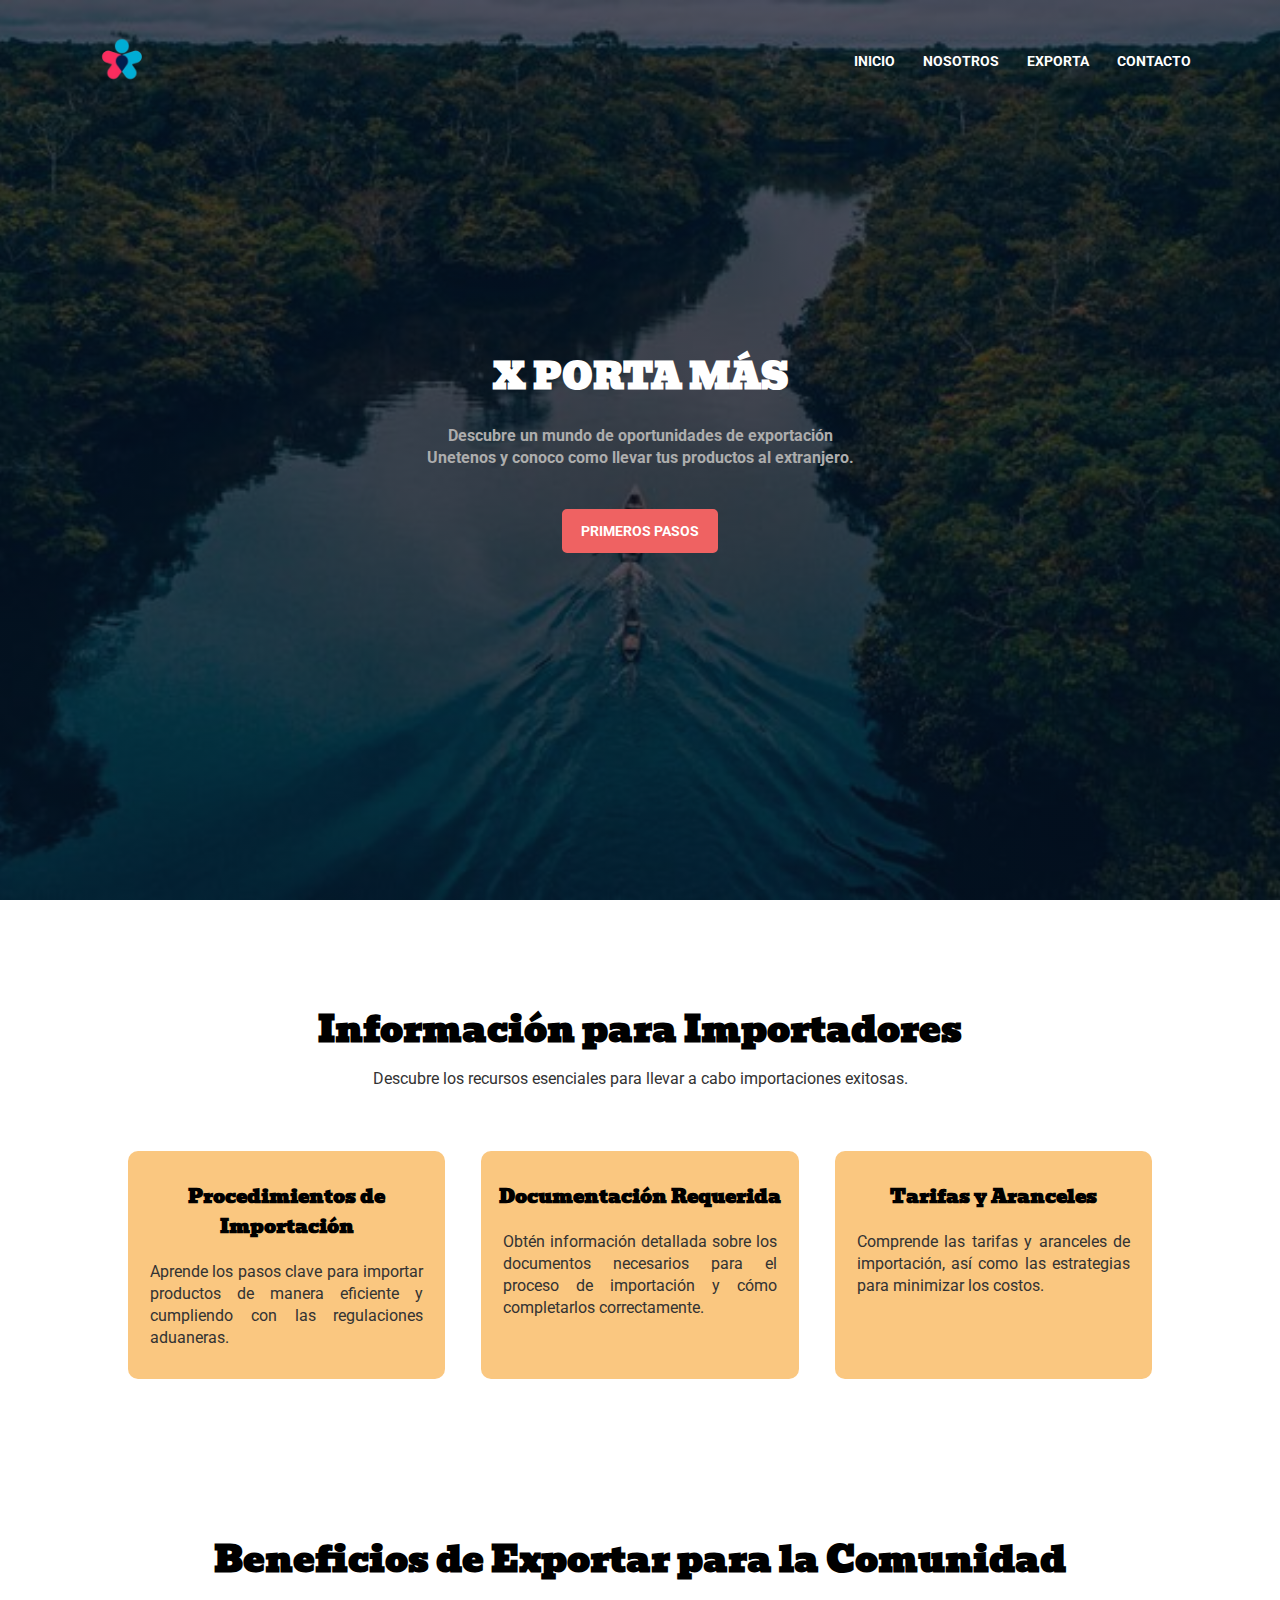
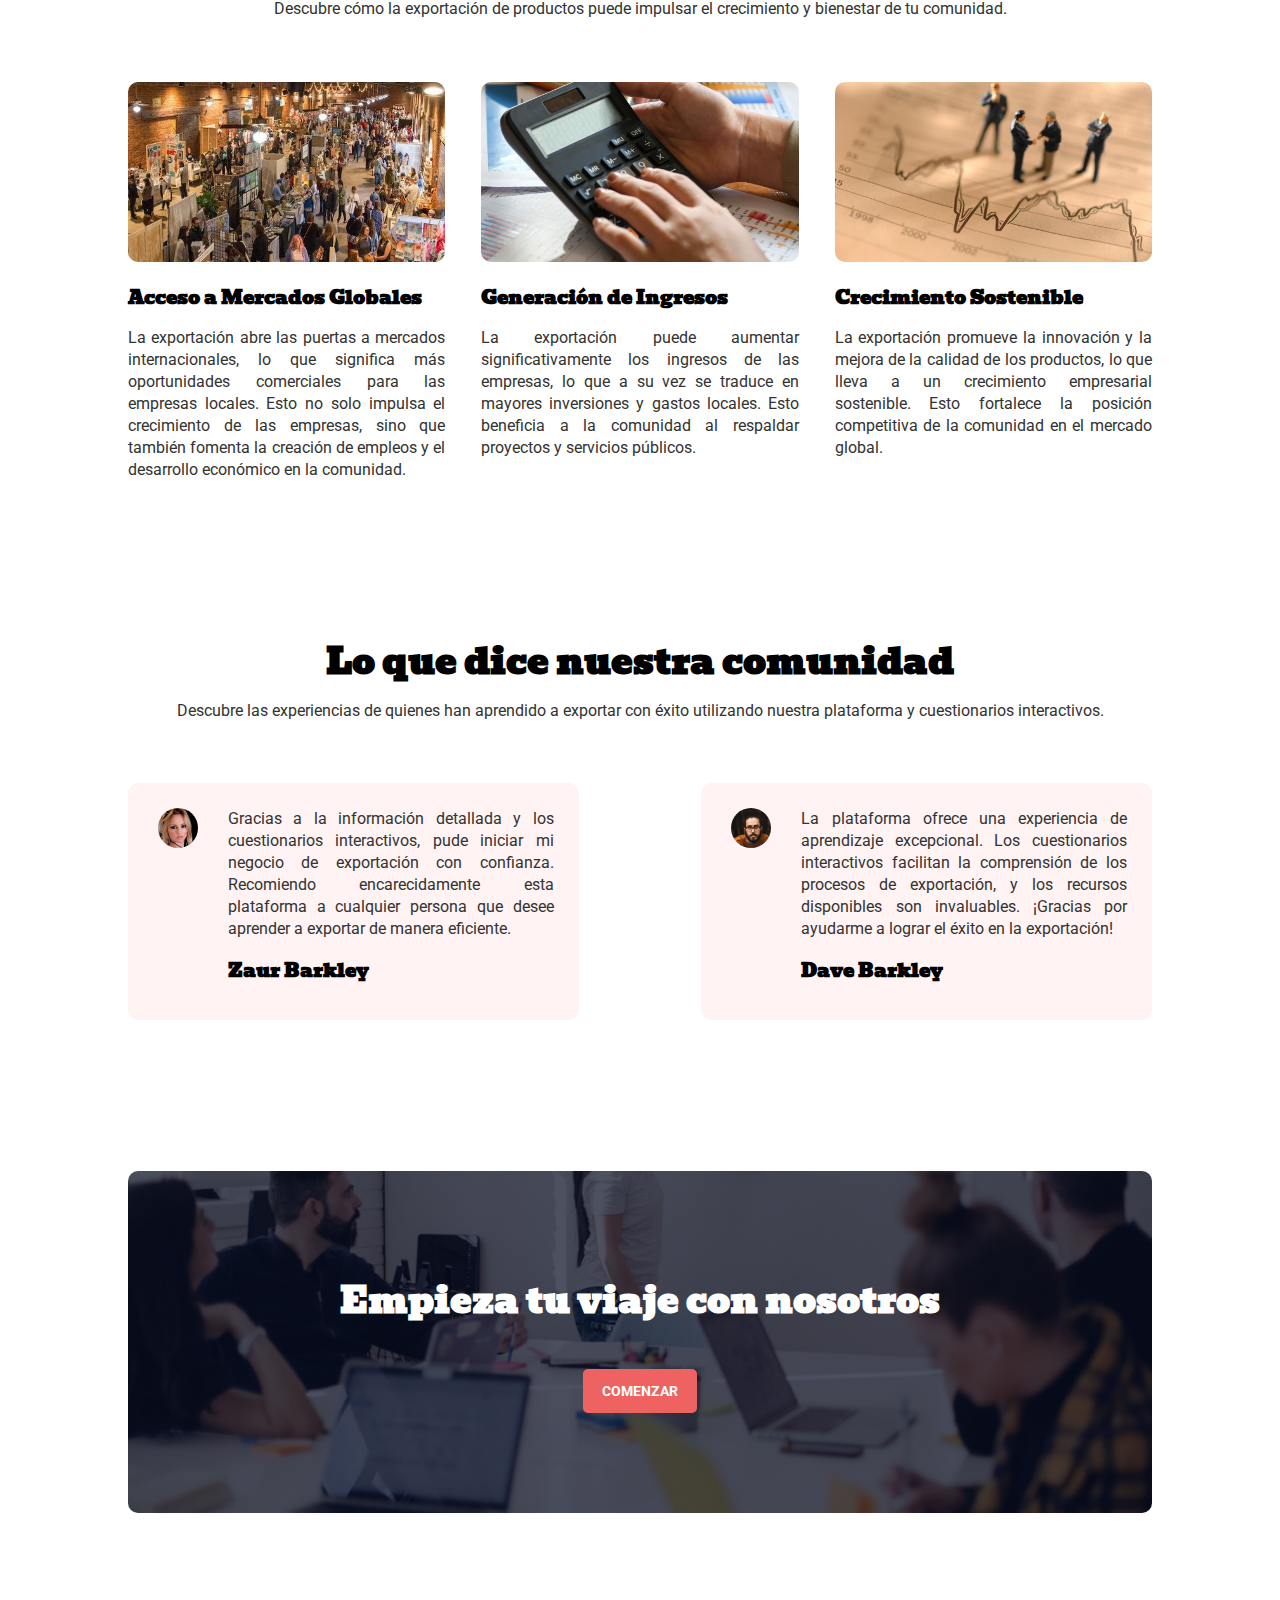
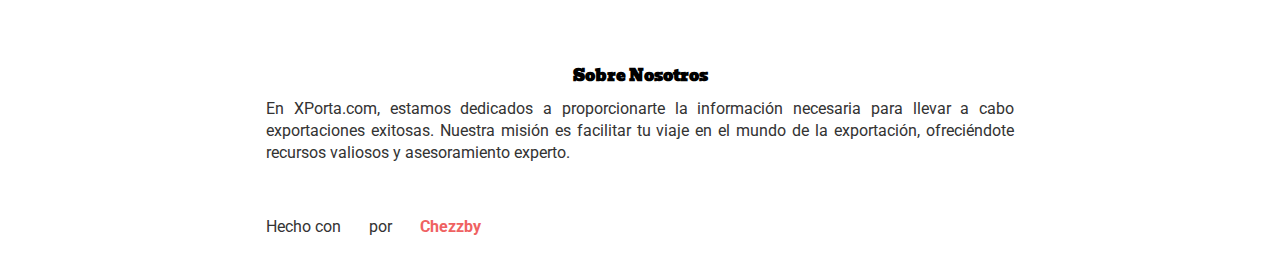
<file: index.html>
<!DOCTYPE html>
<html lang="en">

<head>
  <meta charset="UTF-8" />
  <meta http-equiv="X-UA-Compatible" content="IE=edge" />
  <meta name="viewport" content="width=device-width, initial-scale=1.0" />
  <title> Xporta | Inicio </title>
  <link rel="stylesheet" href="style.css" />
  <link rel="preconnect" href="https://fonts.googleapis.com" />
  <link rel="preconnect" href="https://fonts.gstatic.com" crossorigin />
  <link href="https://fonts.googleapis.com/css2?family=Noto+Serif:ital,wght@0,400;0,700;1,400;1,700&display=swap"
    rel="stylesheet" />

  <link rel="preconnect" href="https://fonts.googleapis.com">
  <link rel="preconnect" href="https://fonts.gstatic.com" crossorigin>
  <link
    href="https://fonts.googleapis.com/css2?family=Bevan:ital@0;1&family=Roboto:ital,wght@0,300;0,400;0,500;0,700;1,300;1,400;1,500;1,700&display=swap"
    rel="stylesheet">

  <link rel="stylesheet" href="https://cdnjs.cloudflare.com/ajax/libs/font-awesome/6.2.1/css/all.min.css"
    integrity="sha512-MV7K8+y+gLIBoVD59lQIYicR65iaqukzvf/nwasF0nqhPay5w/9lJmVM2hMDcnK1OnMGCdVK+iQrJ7lzPJQd1w=="
    crossorigin="anonymous" referrerpolicy="no-referrer" />

  <link rel="shortcut icon" href="images/xporta-logo.png" type="image/x-icon">
</head>

<body>
  <section class="header">
    <nav>
      <a class="logo-small" href="index.html"><img src="./images/xporta-logo.png" alt="" /></a>
      <div class="nav-links" id="navLinks">
        <i class="fa-solid fa fa-xmark" onclick="hideMenu()"></i>
        <ul>
          <li><a href="./index.html">Inicio</a></li>
          <li><a href="./about.html">Nosotros</a></li>
          <li><a href="./course.html">Exporta</a></li>
          <li><a href="./contact.html">Contacto</a></li>
        </ul>
      </div>
      <i class="fa-solid fa fa-bars" onclick="showMenu()"></i>
    </nav>
    <div class="text-box">
      <h1>X PORTA MÁS</h1>
      <p class="p-dark">
        Descubre un mundo de oportunidades de exportación<br> Unetenos y conoco como llevar tus productos al extranjero.
      </p>
      <a href="course.html" class="hero-btn">Primeros Pasos</a>
    </div>
  </section>

  <!-- course -->
  <section class="course">
    <h1>Información para Importadores</h1>
    <p class="p-center">Descubre los recursos esenciales para llevar a cabo importaciones exitosas.</p>
    <div class="row">
      <div class="course-col">
        <h3>Procedimientos de Importación</h3>
        <p>Aprende los pasos clave para importar productos de manera eficiente y cumpliendo con las regulaciones
          aduaneras.</p>
      </div>
      <div class="course-col">
        <h3>Documentación Requerida</h3>
        <p>Obtén información detallada sobre los documentos necesarios para el proceso de importación y cómo
          completarlos correctamente.</p>
      </div>
      <div class="course-col">
        <h3>Tarifas y Aranceles</h3>
        <p>Comprende las tarifas y aranceles de importación, así como las estrategias para minimizar los costos.</p>
      </div>
    </div>
  </section>

  <!-- campus -->
  <!-- <section class="campus">
    <h1>Our Global Campus</h1>
    <p>Lorem ipsum dolor sit, amet consectetur adipisicing elit.</p>
    <div class="row">
      <div class="campus-col">
        <img src="./images/london.png" alt="">
        <div class="layer">
          <h3>LONDON</h3>
        </div>
      </div>
      <div class="campus-col">
        <img src="./images/newyork.png" alt="">
        <div class="layer">
          <h3>NEW YORK</h3>
        </div>
      </div>
      <div class="campus-col">
        <img src="./images/washington.png" alt="">
        <div class="layer">
          <h3>TBILISI</h3>
        </div>
      </div>
    </div>
  </section> -->

  <!-- Export Benefits -->
  <section class="export-benefits">
    <h1>Beneficios de Exportar para la Comunidad</h1>
    <p class="p-center">Descubre cómo la exportación de productos puede impulsar el crecimiento y bienestar de tu
      comunidad.</p>
    <div class="row">
      <div class="benefit-col">
        <img src="./images/global.jpg" alt="Mundo">
        <h3>Acceso a Mercados Globales</h3>
        <p>La exportación abre las puertas a mercados internacionales, lo que significa más oportunidades comerciales
          para las empresas locales. Esto no solo impulsa el crecimiento de las empresas, sino que también fomenta la
          creación de empleos y el desarrollo económico en la comunidad.</p>
      </div>
      <div class="benefit-col">
        <img src="./images/revenue.jpg" alt="Ingresos">
        <h3>Generación de Ingresos</h3>
        <p>La exportación puede aumentar significativamente los ingresos de las empresas, lo que a su vez se traduce en
          mayores inversiones y gastos locales. Esto beneficia a la comunidad al respaldar proyectos y servicios
          públicos.</p>
      </div>
      <div class="benefit-col">
        <img src="./images/growth.jpg" alt="Crecimiento">
        <h3>Crecimiento Sostenible</h3>
        <p>La exportación promueve la innovación y la mejora de la calidad de los productos, lo que lleva a un
          crecimiento empresarial sostenible. Esto fortalece la posición competitiva de la comunidad en el mercado
          global.</p>
      </div>
    </div>
  </section>


  <!-- testimonials -->
  <section class="testimonials">
    <h1>Lo que dice nuestra comunidad</h1>
    <p class="p-center">Descubre las experiencias de quienes han aprendido a exportar con éxito utilizando nuestra
      plataforma y
      cuestionarios interactivos.</p>
    <div class="row">
      <div class="testimonial-col">
        <img src="./images/user1.jpg" alt="Usuario 1">
        <div>
          <p>Gracias a la información detallada y los cuestionarios interactivos, pude iniciar mi negocio de exportación
            con confianza. Recomiendo encarecidamente esta plataforma a cualquier persona que desee aprender a exportar
            de manera eficiente.</p>
          <h3>Zaur Barkley</h3>
          <div class="rating">
            <i class="fas fa-star"></i>
            <i class="fas fa-star"></i>
            <i class="fas fa-star"></i>
            <i class="fas fa-star"></i>
            <i class="fas fa-star"></i>
          </div>
        </div>
      </div>
      <div class="testimonial-col">
        <img src="./images/user2.jpg" alt="Usuario 2">
        <div>
          <p>La plataforma ofrece una experiencia de aprendizaje excepcional. Los cuestionarios interactivos facilitan
            la comprensión de los procesos de exportación, y los recursos disponibles son invaluables. ¡Gracias por
            ayudarme a lograr el éxito en la exportación!</p>
          <h3>Dave Barkley</h3>
          <div class="rating">
            <i class="fas fa-star"></i>
            <i class="fas fa-star"></i>
            <i class="fas fa-star"></i>
            <i class="fas fa-star"></i>
            <i class="far fa-star"></i>
          </div>
        </div>
      </div>
    </div>
  </section>


  <!----- Call to action ------>
  <section class="cta">
    <h1>Empieza tu viaje con nosotros</h1>
    <a href="course.html" class="hero-btn">Comenzar</a>
  </section>

  <!--------- footer --------->
  <section class="footer">
    <h4>Sobre Nosotros</h4>
    <p>En XPorta.com, estamos dedicados a proporcionarte la información necesaria para llevar a cabo exportaciones
      exitosas. Nuestra misión es facilitar tu viaje en el mundo de la exportación, ofreciéndote recursos valiosos y
      asesoramiento experto.</p>
    <div class="icons">
      <i class="fa-brands fa-facebook"></i>
      <i class="fa-brands fa-twitter"></i>
      <i class="fa-brands fa-instagram"></i>
      <i class="fa-brands fa-linkedin"></i>
    </div>
    <p>Hecho con <i class="fas fa-heart"></i> por <a href="https://github.com/SrChezz" class="link"><i
          class="fab fa-github"></i>
        Chezzby</a> </p>
  </section>

  <script src="script.js"></script>
</body>

</html>
</file>
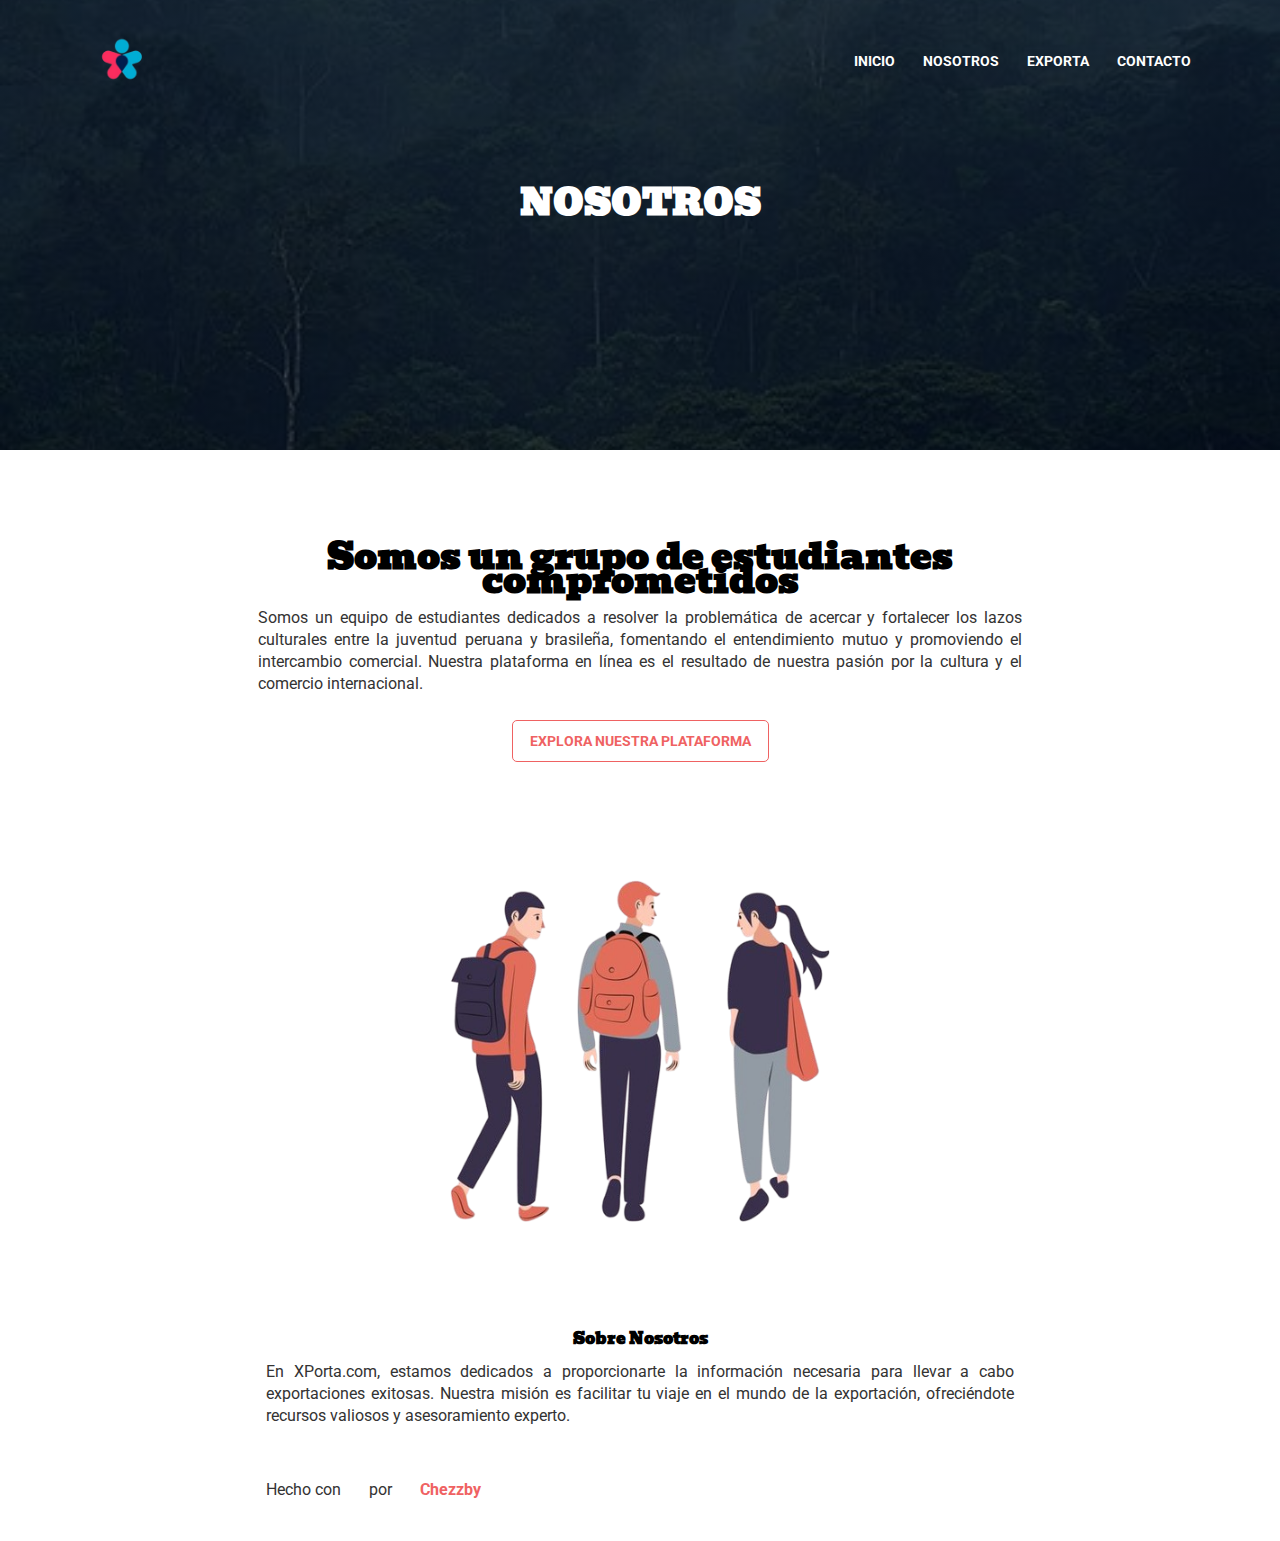
<file: about.html>
<!DOCTYPE html>
<html lang="en">

<head>
  <meta charset="UTF-8" />
  <meta http-equiv="X-UA-Compatible" content="IE=edge" />
  <meta name="viewport" content="width=device-width, initial-scale=1.0" />
  <title> Xporta | Nosotros </title>
  <link rel="stylesheet" href="style.css" />
  <link rel="preconnect" href="https://fonts.googleapis.com" />
  <link rel="preconnect" href="https://fonts.gstatic.com" crossorigin />
  <link href="https://fonts.googleapis.com/css2?family=Noto+Serif:ital,wght@0,400;0,700;1,400;1,700&display=swap"
    rel="stylesheet" />

  <link rel="preconnect" href="https://fonts.googleapis.com">
  <link rel="preconnect" href="https://fonts.gstatic.com" crossorigin>
  <link
    href="https://fonts.googleapis.com/css2?family=Bevan:ital@0;1&family=Roboto:ital,wght@0,300;0,400;0,500;0,700;1,300;1,400;1,500;1,700&display=swap"
    rel="stylesheet">

  <link rel="stylesheet" href="https://cdnjs.cloudflare.com/ajax/libs/font-awesome/6.2.1/css/all.min.css"
    integrity="sha512-MV7K8+y+gLIBoVD59lQIYicR65iaqukzvf/nwasF0nqhPay5w/9lJmVM2hMDcnK1OnMGCdVK+iQrJ7lzPJQd1w=="
    crossorigin="anonymous" referrerpolicy="no-referrer" />

  <link rel="shortcut icon" href="images/xporta-logo.png" type="image/x-icon">
</head>

<body>
  <section class="sub-header">
    <nav>
      <a href="index.html"><img src="./images/xporta-logo.png" alt="" /></a>
      <div class="nav-links" id="navLinks">
        <i class="fa-solid fa fa-xmark" onclick="hideMenu()"></i>
        <ul>
          <li><a href="./index.html">Inicio</a></li>
          <li><a href="./about.html">Nosotros</a></li>
          <li><a href="./course.html">Exporta</a></li>
          <li><a href="./contact.html">Contacto</a></li>
        </ul>
      </div>
      <i class="fa-solid fa fa-bars" onclick="showMenu()"></i>
    </nav>
    <h1>Nosotros</h1>
  </section>

  <!-- about us content -->

  <section class="about-us">
    <div class="row">
      <div class="about-col">
        <h1>Somos un grupo de estudiantes comprometidos</h1>
        <p>Somos un equipo de estudiantes dedicados a resolver la problemática de acercar y fortalecer los lazos
          culturales entre la juventud peruana y brasileña, fomentando el entendimiento mutuo y promoviendo el
          intercambio comercial. Nuestra plataforma en línea es el resultado de nuestra pasión por la cultura y el
          comercio internacional.</p>
        <a href="explora.html" class="hero-btn red-btn">Explora Nuestra Plataforma</a>
      </div>
    </div>
    <div class="row">
      <img src="images/about.png" alt="Nuestra Plataforma">
    </div>
  </section>



  <section class="footer">
    <h4>Sobre Nosotros</h4>
    <p>En XPorta.com, estamos dedicados a proporcionarte la información necesaria para llevar a cabo exportaciones
      exitosas. Nuestra misión es facilitar tu viaje en el mundo de la exportación, ofreciéndote recursos valiosos y
      asesoramiento experto.</p>
    <div class="icons">
      <i class="fa-brands fa-facebook"></i>
      <i class="fa-brands fa-twitter"></i>
      <i class="fa-brands fa-instagram"></i>
      <i class="fa-brands fa-linkedin"></i>
    </div>
    <p>Hecho con <i class="fas fa-heart"></i> por <a href="https://github.com/SrChezz" class="link"><i
          class="fab fa-github"></i>
        Chezzby</a> </p>
  </section>

  <script src="script.js"></script>
</body>

</html>
</file>
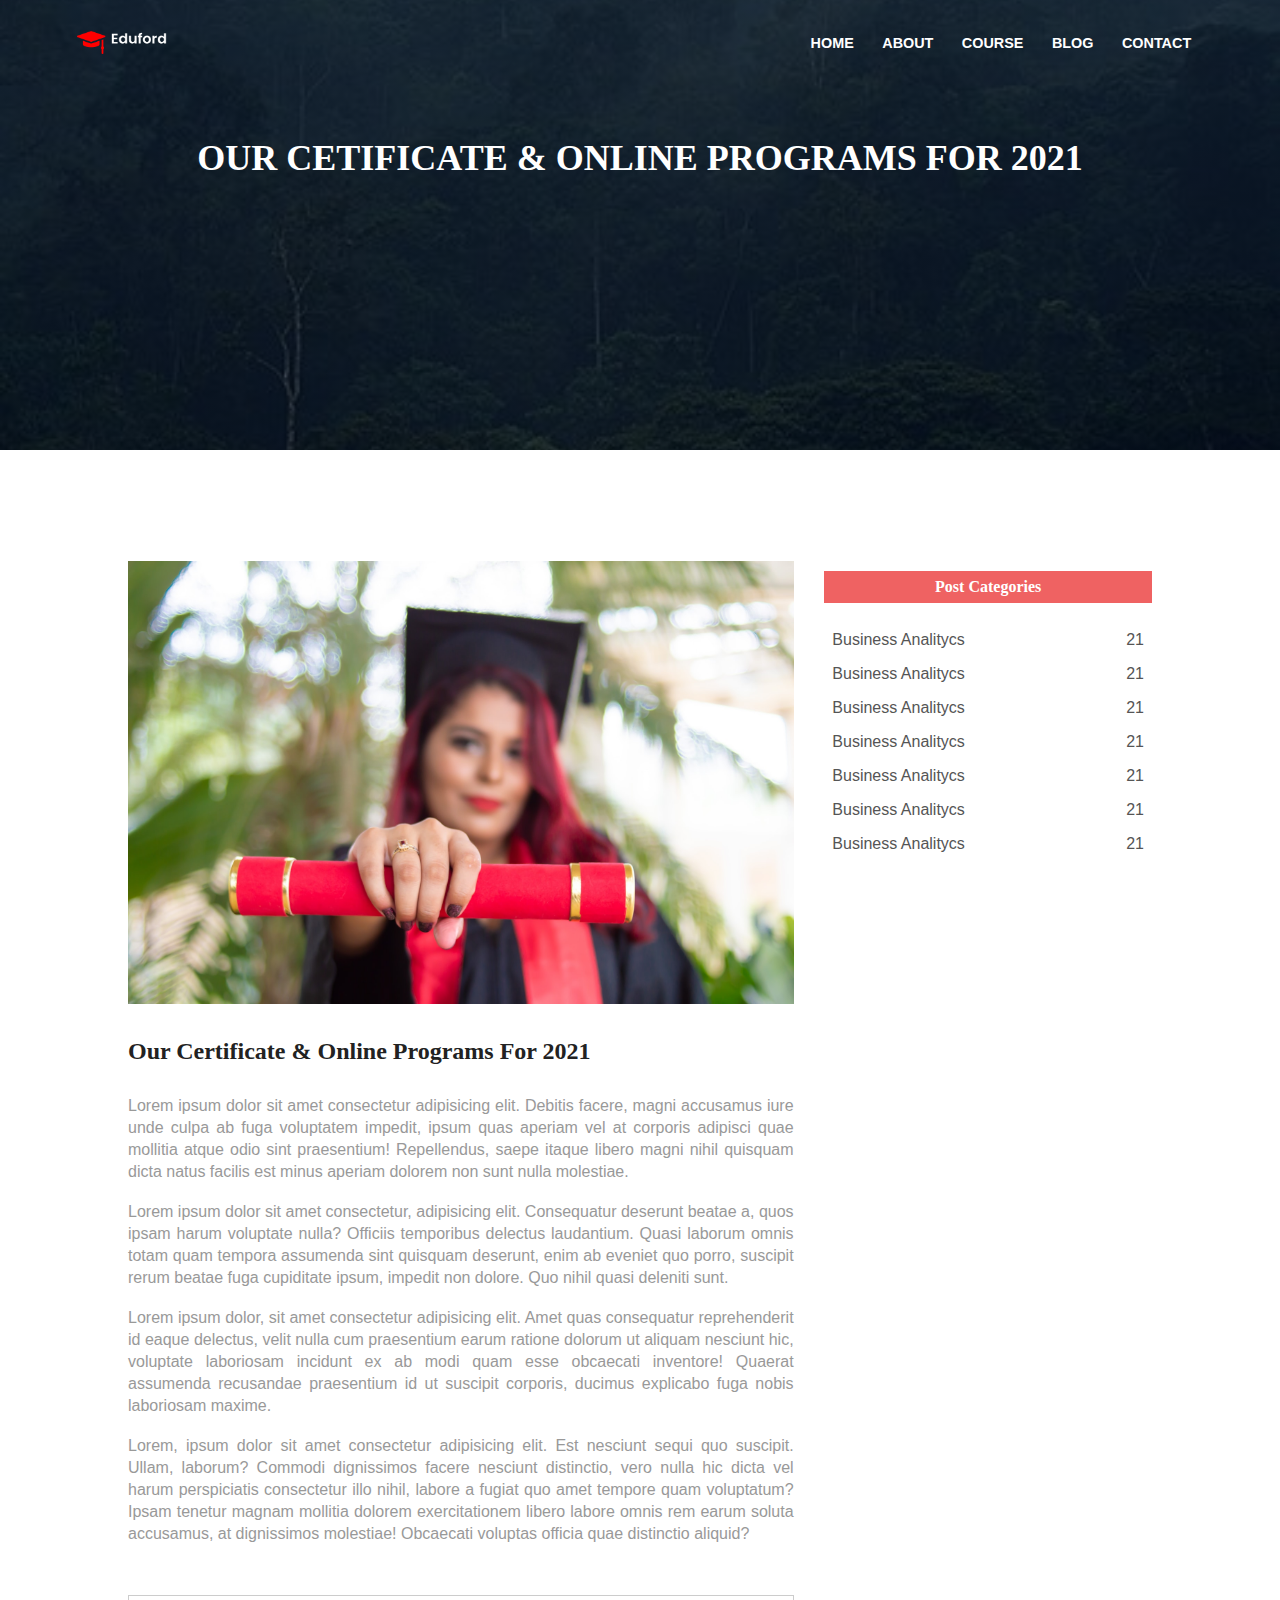
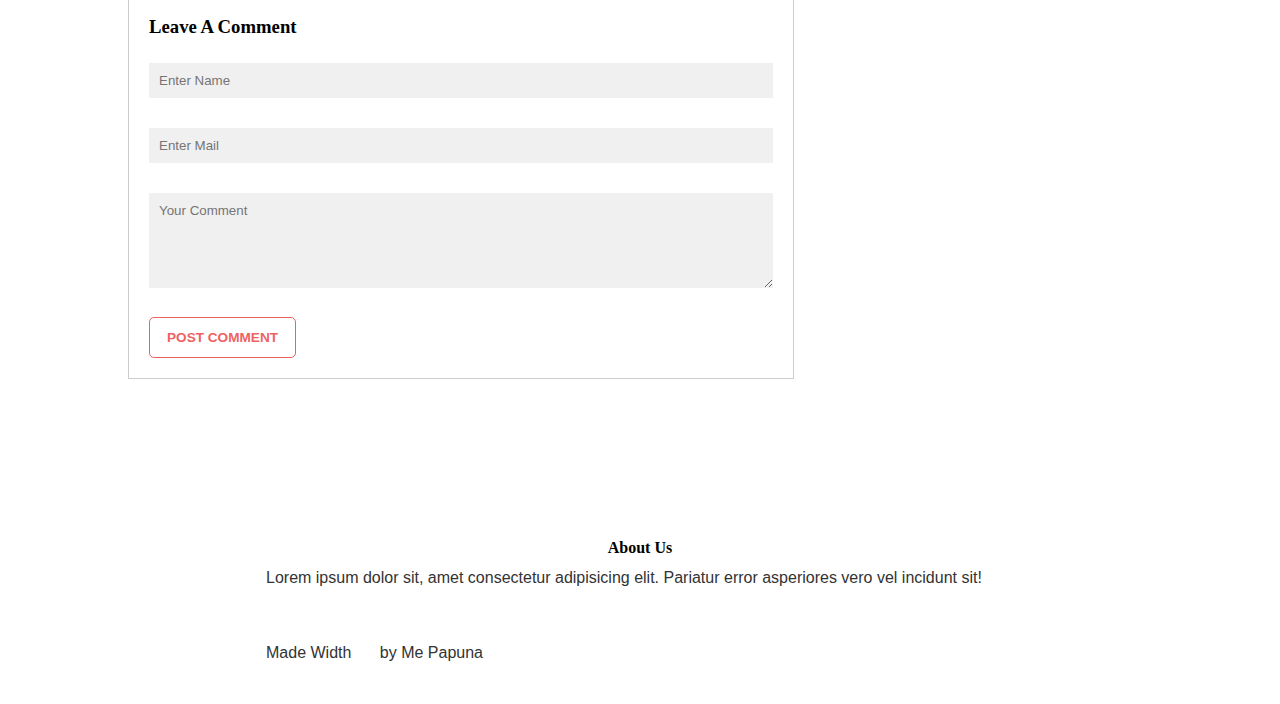
<file: blog.html>
<!DOCTYPE html>
<html lang="en">
  <head>
    <meta charset="UTF-8" />
    <meta http-equiv="X-UA-Compatible" content="IE=edge" />
    <meta name="viewport" content="width=device-width, initial-scale=1.0" />
    <title>University Website</title>
    <link rel="stylesheet" href="style.css" />
    <link rel="preconnect" href="https://fonts.googleapis.com" />
    <link rel="preconnect" href="https://fonts.gstatic.com" crossorigin />
    <link
      href="https://fonts.googleapis.com/css2?family=Noto+Serif:ital,wght@0,400;0,700;1,400;1,700&display=swap"
      rel="stylesheet"
    />
    <link rel="stylesheet" href="https://cdnjs.cloudflare.com/ajax/libs/font-awesome/6.2.1/css/all.min.css" integrity="sha512-MV7K8+y+gLIBoVD59lQIYicR65iaqukzvf/nwasF0nqhPay5w/9lJmVM2hMDcnK1OnMGCdVK+iQrJ7lzPJQd1w==" crossorigin="anonymous" referrerpolicy="no-referrer" />    <body>
    <section class="sub-header">
      <nav>
        <a href="index.html"><img src="./images/logo.png" alt="" /></a>
        <div class="nav-links" id="navLinks">
          <i class="fa-solid fa fa-xmark" onclick="hideMenu()"></i>
          <ul>
            <li><a href="./index.html">HOME</a></li>
            <li><a href="./about.html">ABOUT</a></li>
            <li><a href="./course.html">COURSE</a></li>
            <li><a href="./blog.html">BLOG</a></li>
            <li><a href="./contact.html">CONTACT</a></li>
          </ul>
        </div>
        <i class="fa-solid fa fa-bars" onclick="showMenu()"></i>
      </nav>
      <h1>Our Cetificate & Online Programs for 2021 </h1>
    </section>

    <!--blog page content-->

    <section class="blog-content">
      <div class="row">
        <div class="blog-left">
          <img src="./images/certificate.jpg" alt="">
          <h2>Our Certificate & Online Programs For 2021</h2>
          <p>Lorem ipsum dolor sit amet consectetur adipisicing elit. Debitis facere, magni accusamus iure unde culpa ab fuga voluptatem impedit, ipsum quas aperiam vel at corporis adipisci quae mollitia atque odio sint praesentium! Repellendus, saepe itaque libero magni nihil quisquam dicta natus facilis est minus aperiam dolorem non sunt nulla molestiae.</p>
          <br>
          <p>Lorem ipsum dolor sit amet consectetur, adipisicing elit. Consequatur deserunt beatae a, quos ipsam harum voluptate nulla? Officiis temporibus delectus laudantium. Quasi laborum omnis totam quam tempora assumenda sint quisquam deserunt, enim ab eveniet quo porro, suscipit rerum beatae fuga cupiditate ipsum, impedit non dolore. Quo nihil quasi deleniti sunt.</p>
          <br>
          <p>Lorem ipsum dolor, sit amet consectetur adipisicing elit. Amet quas consequatur reprehenderit id eaque delectus, velit nulla cum praesentium earum ratione dolorum ut aliquam nesciunt hic, voluptate laboriosam incidunt ex ab modi quam esse obcaecati inventore! Quaerat assumenda recusandae praesentium id ut suscipit corporis, ducimus explicabo fuga nobis laboriosam maxime.</p>
          <br>
          <p>Lorem, ipsum dolor sit amet consectetur adipisicing elit. Est nesciunt sequi quo suscipit. Ullam, laborum? Commodi dignissimos facere nesciunt distinctio, vero nulla hic dicta vel harum perspiciatis consectetur illo nihil, labore a fugiat quo amet tempore quam voluptatum? Ipsam tenetur magnam mollitia dolorem exercitationem libero labore omnis rem earum soluta accusamus, at dignissimos molestiae! Obcaecati voluptas officia quae distinctio aliquid?</p>
        
          <div class="comment-box">
            <h3>Leave A Comment</h3>
            <form class="comment-form">
              <input type="text" placeholder="Enter Name">
              <input type="email" placeholder="Enter Mail">
              <textarea rows="5" placeholder="Your Comment"></textarea>
              <button type="submit" class="hero-btn red-btn">Post Comment</button>
            </form>
          </div>
        
        
        </div>
        <div class="blog-right">
          <h3>Post Categories</h3>
          <div>
            <span>Business Analitycs</span>
            <span>21</span>
          </div>
          <div>
            <span>Business Analitycs</span>
            <span>21</span>
          </div>
          <div>
            <span>Business Analitycs</span>
            <span>21</span>
          </div>
          <div>
            <span>Business Analitycs</span>
            <span>21</span>
          </div>
          <div>
            <span>Business Analitycs</span>
            <span>21</span>
          </div>
          <div>
            <span>Business Analitycs</span>
            <span>21</span>
          </div>
          <div>
            <span>Business Analitycs</span>
            <span>21</span>
          </div>
        </div>
      </div>
    </section>


    <!--end-->


    <section class="footer">
      <h4>About Us</h4>
      <p>Lorem ipsum dolor sit, amet consectetur adipisicing elit. Pariatur error asperiores vero vel incidunt sit!</p>
      <div class="icons">
        <i class="fa-brands fa-facebook"></i>
        <i class="fa-brands fa-twitter"></i>
        <i class="fa-brands fa-instagram"></i>
        <i class="fa-brands fa-linkedin"></i>
      </div>
      <p>Made Width <i class="fa-solid fa-heart"></i> by Me Papuna</p>
    </section>

    <script src="script.js"></script>
  </body>
</html>
</file>
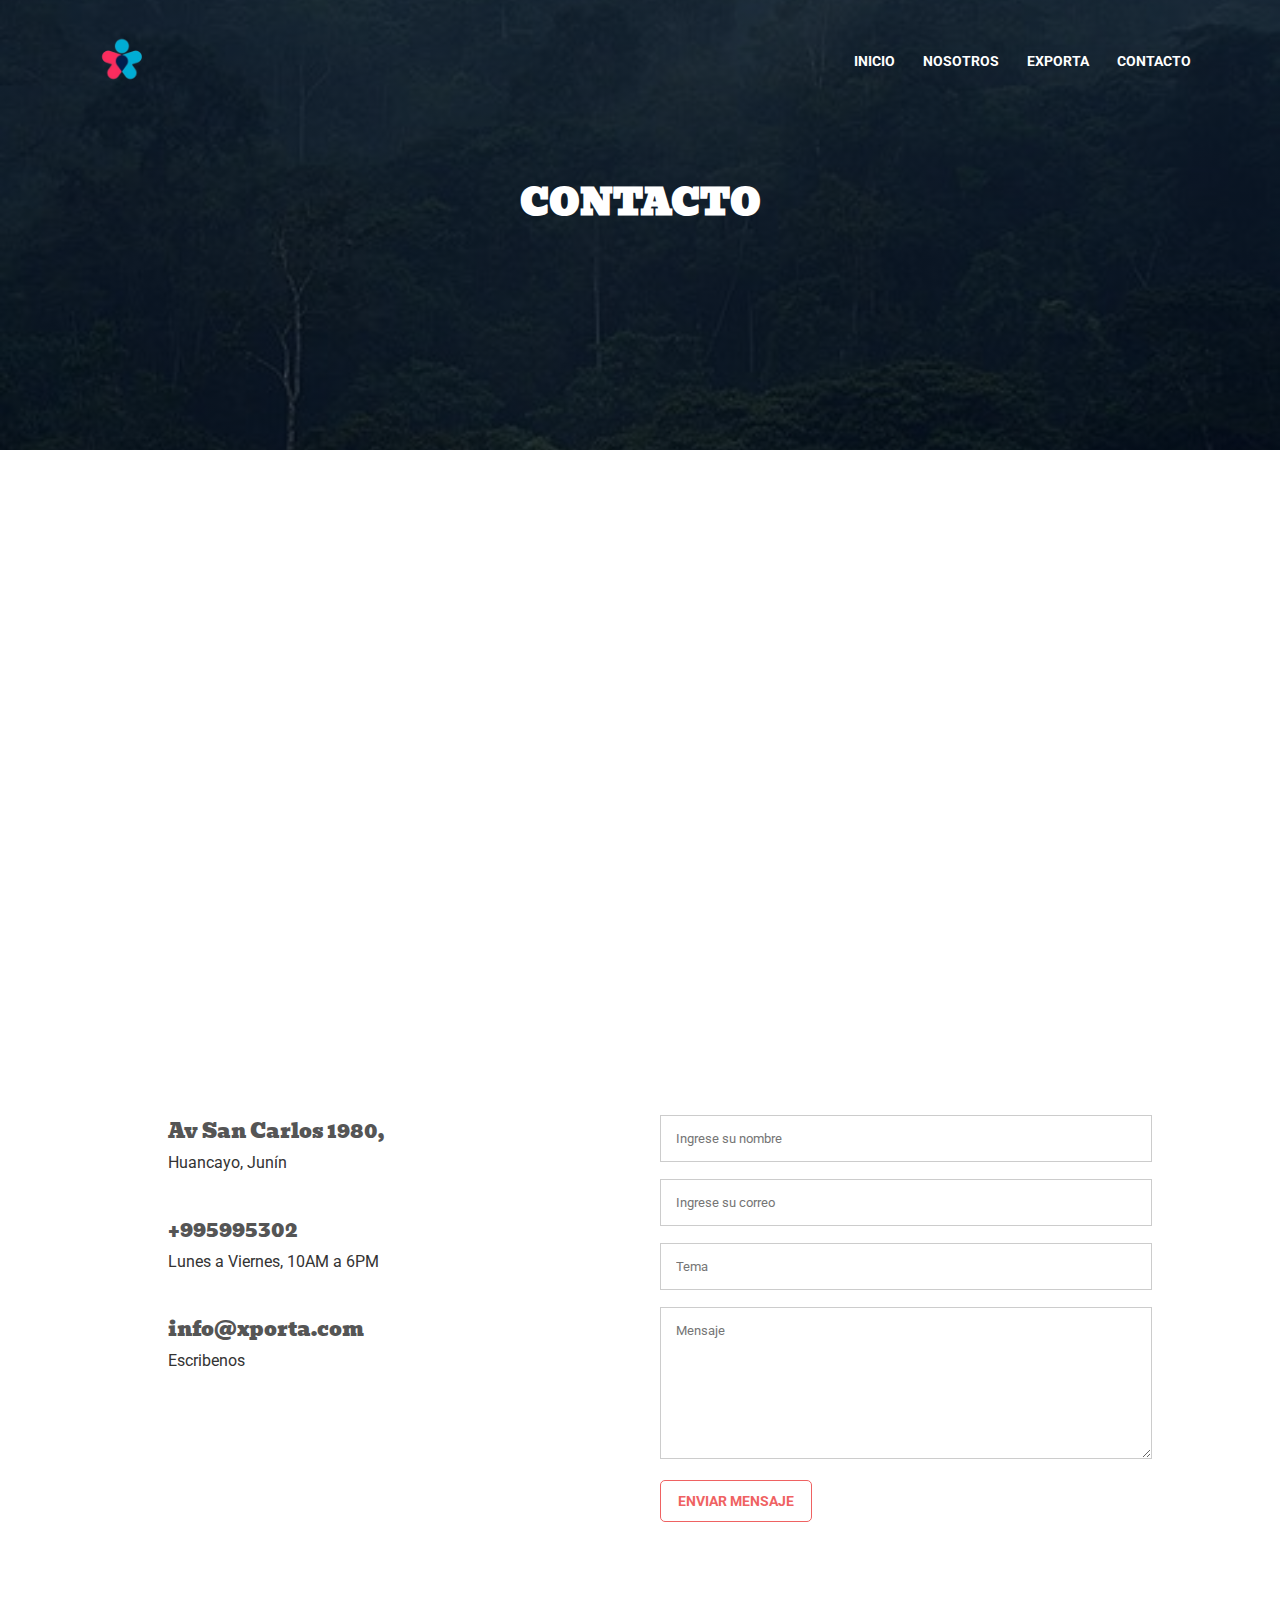
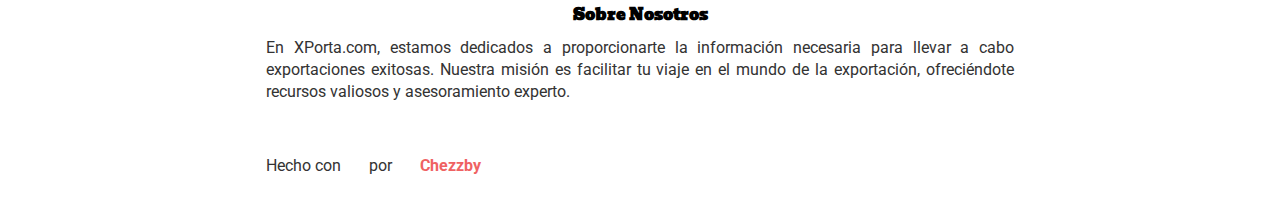
<file: contact.html>
<!DOCTYPE html>
<html lang="en">

<head>
  <meta charset="UTF-8" />
  <meta http-equiv="X-UA-Compatible" content="IE=edge" />
  <meta name="viewport" content="width=device-width, initial-scale=1.0" />
  <title> Xporta | Contacto </title>
  <link rel="stylesheet" href="style.css" />
  <link rel="preconnect" href="https://fonts.googleapis.com" />
  <link rel="preconnect" href="https://fonts.gstatic.com" crossorigin />
  <link href="https://fonts.googleapis.com/css2?family=Noto+Serif:ital,wght@0,400;0,700;1,400;1,700&display=swap"
    rel="stylesheet" />

  <link rel="preconnect" href="https://fonts.googleapis.com">
  <link rel="preconnect" href="https://fonts.gstatic.com" crossorigin>
  <link
    href="https://fonts.googleapis.com/css2?family=Bevan:ital@0;1&family=Roboto:ital,wght@0,300;0,400;0,500;0,700;1,300;1,400;1,500;1,700&display=swap"
    rel="stylesheet">

  <link rel="stylesheet" href="https://cdnjs.cloudflare.com/ajax/libs/font-awesome/6.2.1/css/all.min.css"
    integrity="sha512-MV7K8+y+gLIBoVD59lQIYicR65iaqukzvf/nwasF0nqhPay5w/9lJmVM2hMDcnK1OnMGCdVK+iQrJ7lzPJQd1w=="
    crossorigin="anonymous" referrerpolicy="no-referrer" />

  <link rel="shortcut icon" href="images/xporta-logo.png" type="image/x-icon">
</head>

<body>
  <section class="sub-header">
    <nav>
      <a href="index.html"><img src="./images/xporta-logo.png" alt="" /></a>
      <div class="nav-links" id="navLinks">
        <i class="fa-solid fa fa-xmark" onclick="hideMenu()"></i>
        <ul>
          <li><a href="./index.html">Inicio</a></li>
          <li><a href="./about.html">Nosotros</a></li>
          <li><a href="./course.html">Exporta</a></li>
          <li><a href="./contact.html">Contacto</a></li>
        </ul>
      </div>
      <i class="fa-solid fa fa-bars" onclick="showMenu()"></i>
    </nav>
    <h1>Contacto</h1>
  </section>



  <!--------contact us--------->
  <section class="location">
    <iframe
      src="https://www.google.com/maps/embed?pb=!1m14!1m8!1m3!1d1950.967743573463!2d-75.19893471985166!3d-12.047959787719707!3m2!1i1024!2i768!4f13.1!3m3!1m2!1s0x910e979ec9e0a7c9%3A0xfc772b2952606584!2sUniversidad%20Continental%20-%20Campus%20Huancayo!5e0!3m2!1ses!2spe!4v1698298274903!5m2!1ses!2spe"
      width="600" height="450" style="border:0;" allowfullscreen="" loading="lazy"
      referrerpolicy="no-referrer-when-downgrade"></iframe>
  </section>

  <section class="contact-us">
    <div class="row">
      <div class="contact-col">
        <div>
          <i class="fa-solid fa-house"></i>
          <span>
            <h5>Av San Carlos 1980,</h5>
            <p>Huancayo, Junín</p>
          </span>
        </div>
        <div>
          <i class="fa-solid fa-phone"></i>
          <span>
            <h5>+995995302</h5>
            <p>Lunes a Viernes, 10AM a 6PM</p>
          </span>
        </div>
        <div>
          <i class="fa-solid fa-envelope"></i>
          <span>
            <h5>info@xporta.com</h5>
            <p>Escribenos</p>
          </span>
        </div>
      </div>
      <div class="contact-col">
        <form action="form-handler.php" method="post">
          <input type="text" name="name" placeholder="Ingrese su nombre" required>
          <input type="email" name="email" placeholder="Ingrese su correo" required>
          <input type="text" name="subject" placeholder="Tema" required>
          <textarea rows="8" name="message" placeholder="Mensaje" required></textarea>
          <button type="submit" class="hero-btn red-btn">Enviar mensaje</button>

        </form>
      </div>
    </div>
  </section>





  <!--------- footer --------->
  <section class="footer">
    <h4>Sobre Nosotros</h4>
    <p>En XPorta.com, estamos dedicados a proporcionarte la información necesaria para llevar a cabo exportaciones
      exitosas. Nuestra misión es facilitar tu viaje en el mundo de la exportación, ofreciéndote recursos valiosos y
      asesoramiento experto.</p>
    <div class="icons">
      <i class="fa-brands fa-facebook"></i>
      <i class="fa-brands fa-twitter"></i>
      <i class="fa-brands fa-instagram"></i>
      <i class="fa-brands fa-linkedin"></i>
    </div>
    <p>Hecho con <i class="fas fa-heart"></i> por <a href="https://github.com/SrChezz" class="link"><i
          class="fab fa-github"></i>
        Chezzby</a> </p>
  </section>

  <script src="script.js"></script>
</body>

</html>
</file>
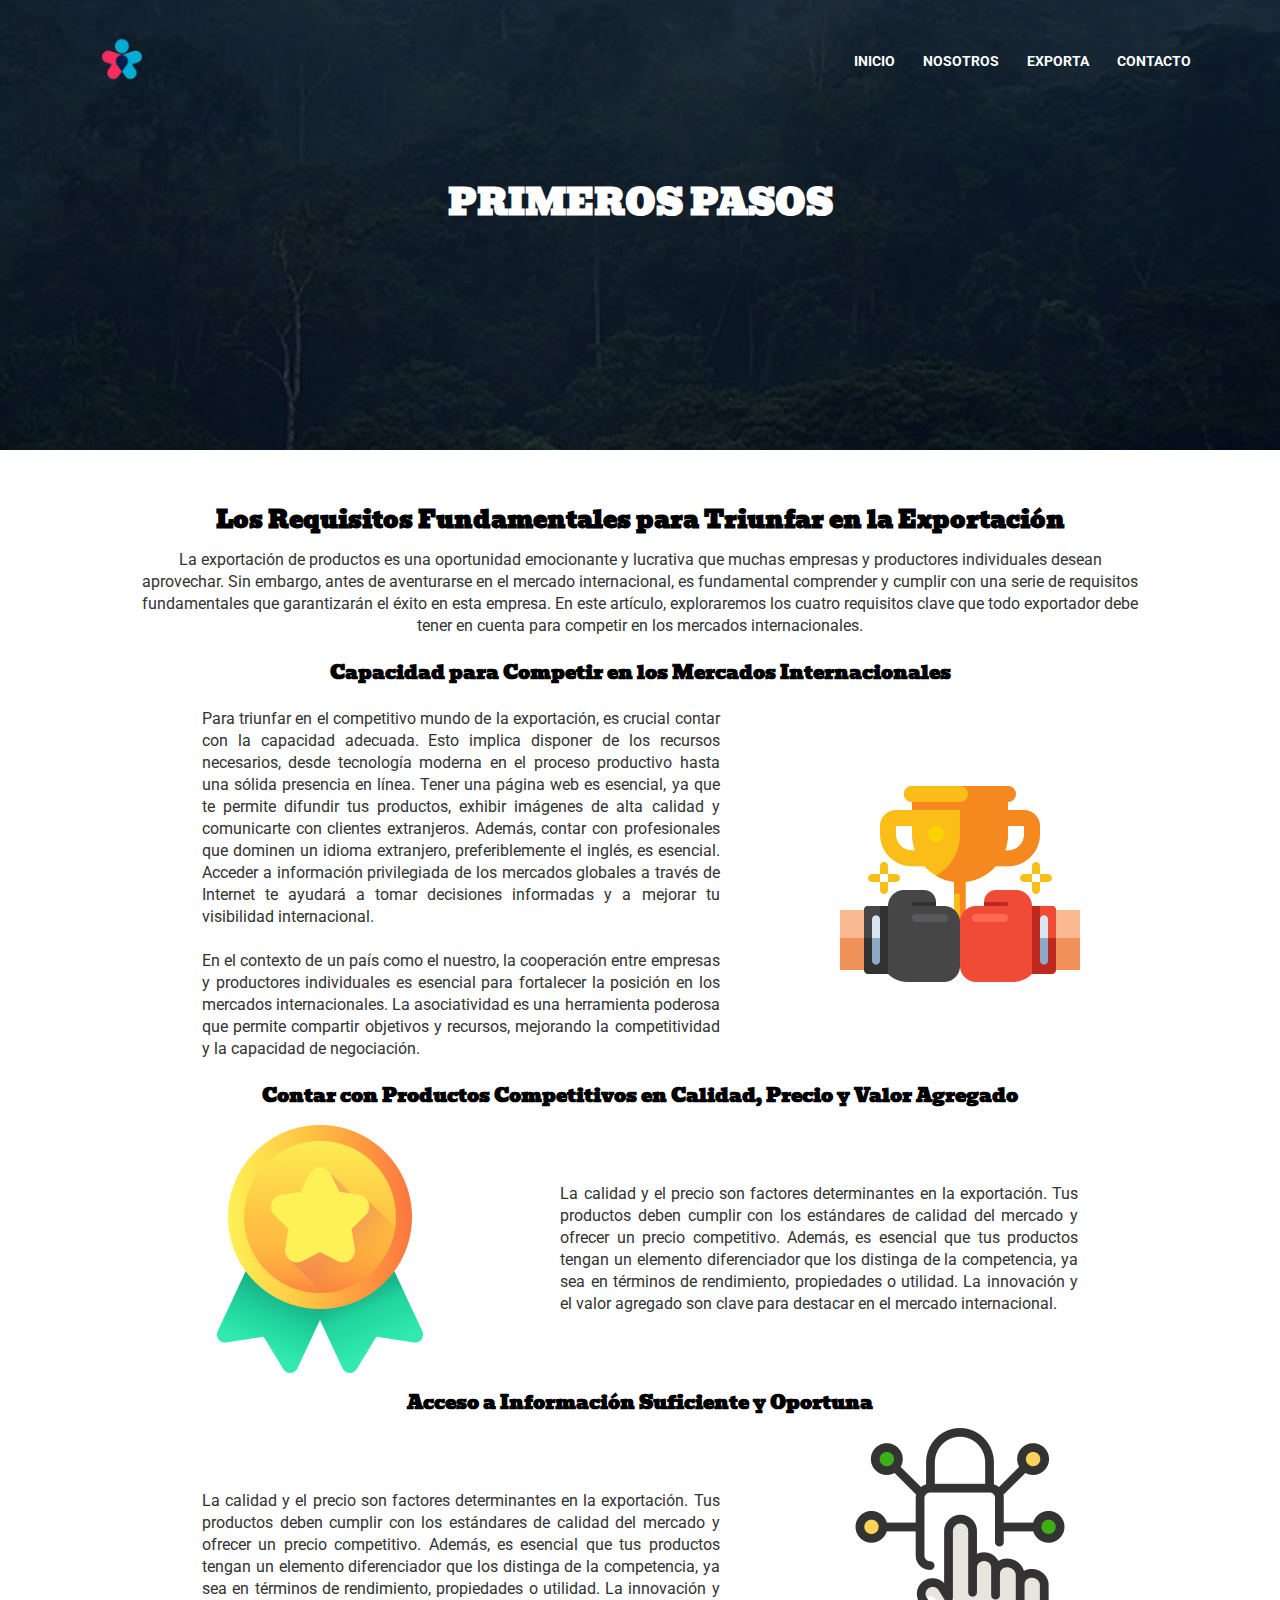
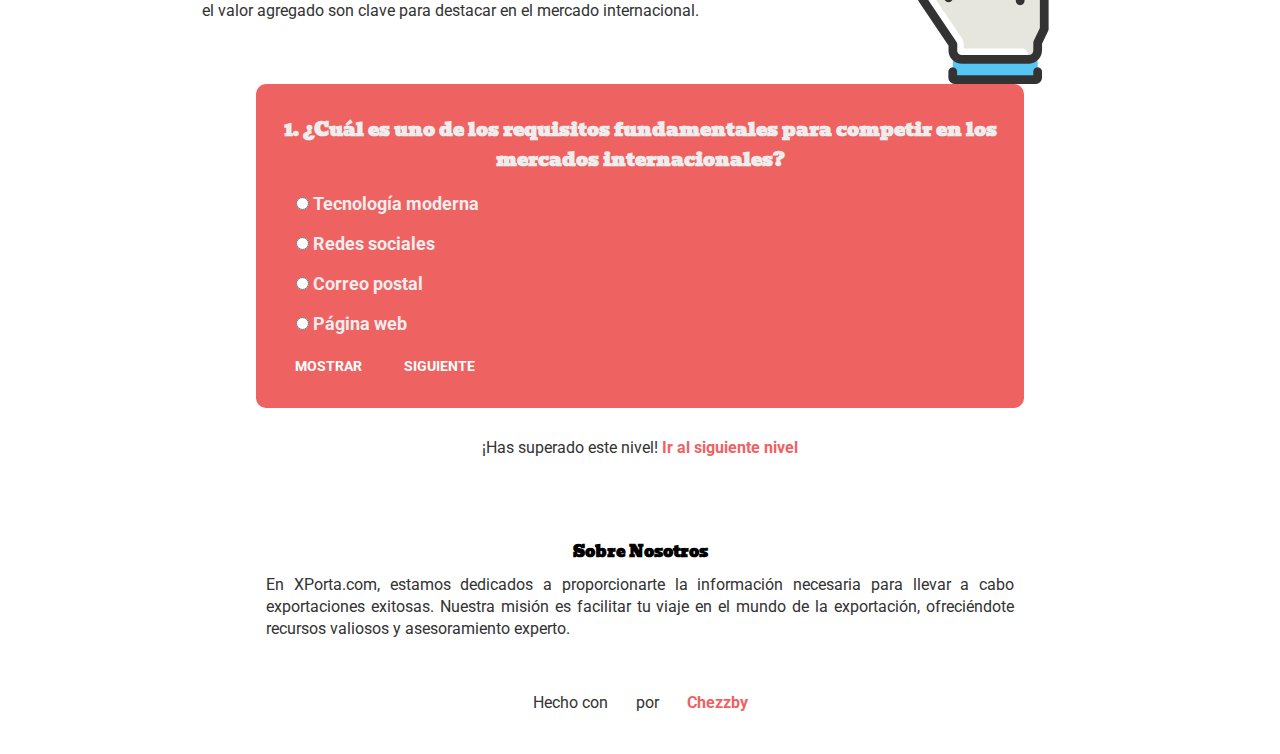
<file: course.html>
<!DOCTYPE html>
<html lang="en">

<head>
  <meta charset="UTF-8" />
  <meta http-equiv="X-UA-Compatible" content="IE=edge" />
  <meta name="viewport" content="width=device-width, initial-scale=1.0" />
  <title> Xporta | Primeros Pasos </title>
  <link rel="stylesheet" href="style.css" />
  <link rel="preconnect" href="https://fonts.googleapis.com" />
  <link rel="preconnect" href="https://fonts.gstatic.com" crossorigin />
  <link href="https://fonts.googleapis.com/css2?family=Noto+Serif:ital,wght@0,400;0,700;1,400;1,700&display=swap"
    rel="stylesheet" />

  <link rel="preconnect" href="https://fonts.googleapis.com">
  <link rel="preconnect" href="https://fonts.gstatic.com" crossorigin>
  <link
    href="https://fonts.googleapis.com/css2?family=Bevan:ital@0;1&family=Roboto:ital,wght@0,300;0,400;0,500;0,700;1,300;1,400;1,500;1,700&display=swap"
    rel="stylesheet">

  <link rel="stylesheet" href="https://cdnjs.cloudflare.com/ajax/libs/font-awesome/6.2.1/css/all.min.css"
    integrity="sha512-MV7K8+y+gLIBoVD59lQIYicR65iaqukzvf/nwasF0nqhPay5w/9lJmVM2hMDcnK1OnMGCdVK+iQrJ7lzPJQd1w=="
    crossorigin="anonymous" referrerpolicy="no-referrer" />

  <link rel="shortcut icon" href="images/xporta-logo.png" type="image/x-icon">
</head>

<body>
  <section class="sub-header">
    <nav>
      <a href="index.html"><img src="./images/xporta-logo.png" alt="" /></a>
      <div class="nav-links" id="navLinks">
        <i class="fa-solid fa fa-xmark" onclick="hideMenu()"></i>
        <ul>
          <li><a href="./index.html">Inicio</a></li>
          <li><a href="./about.html">Nosotros</a></li>
          <li><a href="./course.html">Exporta</a></li>
          <li><a href="./contact.html">Contacto</a></li>
        </ul>
      </div>
      <i class="fa-solid fa fa-bars" onclick="showMenu()"></i>
    </nav>
    <h1>Primeros pasos</h1>
  </section>

  <!--course-->

  <!-- <section class="course">
    <h1>Courses We Offer</h1>
    <p>Lorem ipsum dolor sit amet consectetur adipisicing elit.</p>
    <div class="row">
      <div class="course-col">
        <h3>Intermediate</h3>
        <p>Lorem ipsum, dolor sit amet consectetur adipisicing elit.
          Itaque voluptatibus sit quia hic aliquam nam! Doloremque cumque placeat,
          repudiandae soluta exercitationem minus libero magnam, aspernatur,
          quidem dolor ex aut quibusdam!
        </p>
      </div>
      <div class="course-col">
        <h3>Degree</h3>
        <p>Lorem ipsum, dolor sit amet consectetur adipisicing elit.
          Itaque voluptatibus sit quia hic aliquam nam! Doloremque cumque placeat,
          repudiandae soluta exercitationem minus libero magnam, aspernatur,
          quidem dolor ex aut quibusdam!
        </p>
      </div>
      <div class="course-col">
        <h3>Post Graduation</h3>
        <p>Lorem ipsum, dolor sit amet consectetur adipisicing elit.
          Itaque voluptatibus sit quia hic aliquam nam! Doloremque cumque placeat,
          repudiandae soluta exercitationem minus libero magnam, aspernatur,
          quidem dolor ex aut quibusdam!
        </p>
      </div>
    </div>
  </section> -->

  <!----- facitlities------->

  <!-- <section class="facilities">
    <h1>Our Facilities</h1>
    <p>Lorem ipsum dolor, sit amet consectetur adipisicing elit.</p>
    <div class="row">
      <div class="facilities-col">
        <img src="./images/library.png" alt="">
        <h3>World Class Library</h3>
        <p>Lorem ipsum, dolor sit amet consectetur adipisicing elit. Velit delectus, voluptate fuga blanditiis saepe
          mollitia odio accusantium nulla reprehenderit vero?</p>
      </div>
      <div class="facilities-col">
        <img src="./images/basketball.png" alt="">
        <h3>Largest Play Ground</h3>
        <p>Lorem ipsum, dolor sit amet consectetur adipisicing elit. Velit delectus, voluptate fuga blanditiis saepe
          mollitia odio accusantium nulla reprehenderit vero?</p>
      </div>
      <div class="facilities-col">
        <img src="./images/cafeteria.png" alt="">
        <h3>Tasty And Healthy Food</h3>
        <p>Lorem ipsum, dolor sit amet consectetur adipisicing elit. Velit delectus, voluptate fuga blanditiis saepe
          mollitia odio accusantium nulla reprehenderit vero?</p>
      </div>
    </div>
  </section> -->

  <!--end facilities-->

  <section class="content">
    <h2> <i class="fa-solid fa-shoe-prints"></i> Los Requisitos Fundamentales para Triunfar en la Exportación</h2>

    <p>La exportación de productos es una oportunidad emocionante y lucrativa que muchas empresas y productores
      individuales desean aprovechar. Sin embargo, antes de aventurarse en el mercado internacional, es fundamental
      comprender y cumplir con una serie de requisitos fundamentales que garantizarán el éxito en esta empresa. En este
      artículo, exploraremos los cuatro requisitos clave que todo exportador debe tener en cuenta para competir en los
      mercados internacionales.</p>

    <h3>Capacidad para Competir en los Mercados Internacionales</h3>

    <div class="double-row">
      <p>Para triunfar en el competitivo mundo de la exportación, es crucial contar con la capacidad adecuada. Esto
        implica disponer de los recursos necesarios, desde tecnología moderna en el proceso productivo hasta una sólida
        presencia en línea. Tener una página web es esencial, ya que te permite difundir tus productos, exhibir imágenes
        de alta calidad y comunicarte con clientes extranjeros. Además, contar con profesionales que dominen un idioma
        extranjero, preferiblemente el inglés, es esencial. Acceder a información privilegiada de los mercados globales
        a través de Internet te ayudará a tomar decisiones informadas y a mejorar tu visibilidad internacional.
        <br> <br>
        En el contexto de un país como el nuestro, la cooperación entre empresas y productores individuales es esencial
        para fortalecer la posición en los mercados internacionales. La asociatividad es una herramienta poderosa que
        permite compartir objetivos y recursos, mejorando la competitividad y la capacidad de negociación.
      </p>

      <img src="images/competition.png" alt="">
    </div>

    <h3>Contar con Productos Competitivos en Calidad, Precio y Valor Agregado</h3>

    <div class="double-row">

      <img src="images/medal.png" alt="">

      <p>La calidad y el precio son factores determinantes en la exportación. Tus productos deben cumplir con los
        estándares de calidad del mercado y ofrecer un precio competitivo. Además, es esencial que tus productos tengan
        un elemento diferenciador que los distinga de la competencia, ya sea en términos de rendimiento, propiedades o
        utilidad. La innovación y el valor agregado son clave para destacar en el mercado internacional.</p>


    </div>

    <h3>Acceso a Información Suficiente y Oportuna </h3>

    <div class="double-row">
      <p>La calidad y el precio son factores determinantes en la exportación. Tus productos deben cumplir con los
        estándares de calidad del mercado y ofrecer un precio competitivo. Además, es esencial que tus productos tengan
        un elemento diferenciador que los distinga de la competencia, ya sea en términos de rendimiento, propiedades o
        utilidad. La innovación y el valor agregado son clave para destacar en el mercado internacional.</p>

      <img src="images/encryption.png" alt="">
    </div>
  </section>

  <section class="cuestionario">
    <form id="quiz-form">
      <ol>
        <li style="display: block;">
          <h3>1. ¿Cuál es uno de los requisitos fundamentales para competir en los mercados internacionales?</h3>
          <label><input type="radio" name="q1" value="a"> Tecnología moderna</label>
          <label><input type="radio" name="q1" value="b"> Redes sociales</label>
          <label><input type="radio" name="q1" value="c"> Correo postal</label>
          <label><input type="radio" name="q1" value="d"> Página web</label>
        </li>
        <li style="display: none;">
          <h3>2. ¿Qué idioma se recomienda que dominen los profesionales involucrados en la exportación?</h3>
          <label><input type="radio" name="q2" value="a"> Francés</label>
          <label><input type="radio" name="q2" value="b"> Español</label>
          <label><input type="radio" name="q2" value="c"> Inglés</label>
          <label><input type="radio" name="q2" value="d"> Alemán</label>
        </li>

        <li style="display: none;">
          <h3>3. ¿Qué idioma se recomienda que dominen los profesionales involucrados en la exportación?</h3>
          <label><input type="radio" name="q3" value="a"> Francés</label>
          <label><input type="radio" name="q3" value="b"> Español</label>
          <label><input type="radio" name="q3" value="c"> Inglés</label>
          <label><input type="radio" name="q3" value="d"> Alemán</label>
        </li>

        <li style="display: none;">
          <h3>4. ¿Qué idioma se recomienda que dominen los profesionales involucrados en la exportación?</h3>
          <label><input type="radio" name="q4" value="a"> Francés</label>
          <label><input type="radio" name="q4" value="b"> Español</label>
          <label><input type="radio" name="q4" value="c"> Inglés</label>
          <label><input type="radio" name="q4" value="d"> Alemán</label>
        </li>

        <li style="display: none;">
          <h3>5. ¿Qué idioma se recomienda que dominen los profesionales involucrados en la exportación?</h3>
          <label><input type="radio" name="q5" value="a"> Francés</label>
          <label><input type="radio" name="q5" value="b"> Español</label>
          <label><input type="radio" name="q5" value="c"> Inglés</label>
          <label><input type="radio" name="q5" value="d"> Alemán</label>
        </li>
        <!-- Repite los bloques de preguntas para q3, q4 y q5 -->
      </ol>
      <div id="quiz-controls">
        <button id="show" class="hero-btn">Mostrar</button>
        <button id="next-question" class="hero-btn">Siguiente</button>
      </div>
    </form>
  </section>

  <section id="results">
    <div id="next-thing">
      <!-- <a href="trabajando.html">Siguiente articulo</a> -->
    </div>
  </section>

  <section class="footer">
    <h4>Sobre Nosotros</h4>
    <p>En XPorta.com, estamos dedicados a proporcionarte la información necesaria para llevar a cabo exportaciones
      exitosas. Nuestra misión es facilitar tu viaje en el mundo de la exportación, ofreciéndote recursos valiosos y
      asesoramiento experto.</p>
    <div class="icons">
      <i class="fa-brands fa-facebook"></i>
      <i class="fa-brands fa-twitter"></i>
      <i class="fa-brands fa-instagram"></i>
      <i class="fa-brands fa-linkedin"></i>
    </div>
    <p class="p-center">Hecho con <i class="fas fa-heart"></i> por <a href="https://github.com/SrChezz" class="link"><i
          class="fab fa-github"></i>
        Chezzby</a> </p>
  </section>

  <script src="script.js"></script>

  <script>
    const form = document.getElementById("quiz-form");
    const nextButton = document.getElementById("next-question");
    const showButton = document.getElementById("show");
    const submitButton = document.getElementById("submit-quiz");
    const resultsDiv = document.getElementById("results");

    resultsDiv.style.display = "none";
    const results = document.getElementById("next-thing");
    let currentQuestion = 1;
    let showAnswer = 0;

    // Agrega las respuestas correctas aquí
    const correctAnswers = ["a", "c", "a", "c", "c"];

    showButton.addEventListener("click", function () {
      event.preventDefault();
      const selectedOption = form.querySelector(`input[name="q${currentQuestion}"]:checked`);

      console.log("click")
      console.log(selectedOption)
      console.log(correctAnswers[currentQuestion - 1])

      if (selectedOption) {
        if (selectedOption.value == correctAnswers[currentQuestion - 1]) {
          selectedOption.parentNode.style.backgroundColor = "#99B080";
          showAnswer = 1;
        } else {
          selectedOption.parentNode.style.backgroundColor = "#FF8080";
          showAnswer = 0;
        }
      }
    })

    nextButton.addEventListener("click", function () {
      event.preventDefault();

      if (showAnswer) {
        const selectedOption = form.querySelector(`input[name="q${currentQuestion}"]:checked`);
        if (selectedOption) {
          currentQuestion++;
          console.log(currentQuestion)
          if (currentQuestion <= 5) {
            form.querySelector(`li:nth-child(${currentQuestion})`).style.display = "block";
          }
          if (currentQuestion >= 2 && currentQuestion <= 5) {

            form.querySelector(`li:nth-child(${currentQuestion - 1})`).style.display = "none";
          }
        }
      }



      if (currentQuestion === 6) {
        showNextThing();
      };
    })
    showNextThing()


    function showNextThing() {
      resultsDiv.style.display = "block"
      results.innerHTML += "<br> <p class='p-center'>¡Has superado este nivel! <a class='link' href='#'>Ir al siguiente nivel</a> <p>";
    }

  </script>

</body>

</html>
</file>
<file: style.css>
* {
  --font-title: 'Bevan', serif;
  --font-content: 'Roboto', sans-serif;
  --red-accent: #EF6262;
  /* font-family: "Noto Serif", serif; */
  font-family: var(--font-content);
  margin: 0;
  padding: 0;
  box-sizing: border-box;

}

/* Standard Elements */

h1,
h2,
h3,
h4,
h5,
h6 {
  font-family: var(--font-title);
}

h1 {
  font-size: 36px;
  font-weight: 600;
}

h3 {
  text-align: center;
  font-weight: 600;
  margin: 10px 0;
}

p {
  color: #333333;
  font-size: .9rem;
  font-weight: 400;
  line-height: 22px;
  padding: 10px;
  text-align: justify;
  font-size: 16px;
}

.p-center {
  text-align: center;
}

.p-dark {
  color: #adadad;
}

nav .fa {
  display: none;
}

nav {
  display: flex;
  padding: 2% 6%;
  justify-content: space-between;
  align-items: center;
}

nav img {
  width: 90px;
}

.nav-links {
  flex: 1;
  text-align: right;
}

.nav-links ul li {
  list-style: none;
  display: inline-block;
  padding: 8px 12px;
  position: relative;
}

.nav-links ul li a {
  color: #fff;
  text-transform: uppercase;
  text-decoration: none;
  font-size: .9rem;
  font-weight: bold;
}

.nav-links ul li::after {
  content: "";
  width: 0%;
  height: 2px;
  background: var(--red-accent);
  display: block;
  margin: auto;
  transition: 0.5s;
}

.nav-links ul li:hover::after {
  width: 100%;
}

.text-box {
  position: absolute;
  top: 50%;
  right: 50%;
  transform: translate(50%, -50%);
  text-align: center;
  color: #fff;
  width: 90%;
}

.text-box p {
  margin: 10px 0 30px;
  font-weight: bold;
  text-align: center;
}

/* Custom Sections */

.header {
  min-height: 100vh;
  width: 100%;
  background-image: linear-gradient(rgba(4, 9, 30, 0.7), rgba(4, 9, 30, 0.7)),
    url(./images/banner.jpg);
  background-position: center;
  background-size: cover;
  position: relative;
}

.hero-btn {
  display: inline-block;
  text-decoration: none;
  text-transform: uppercase;
  font-weight: bold;
  border: 2px solid var(--red-accent);
  background: var(--red-accent);
  color: #fff;
  border-radius: 5px;
  padding: 12px 17px;
  font-size: .85rem;

  position: relative;
  cursor: pointer;
}

.hero-btn:hover {
  color: #fff;
  border: 2px solid #fff;
  transition: all .3s ease;
  background-color: transparent;
}



@media (max-width: 700px) {
  .text-box h1 {
    font-size: 20px;
  }

  .nav-links ul li {
    display: block;
  }

  .nav-links {
    position: absolute;
    background: var(--red-accent);
    height: 100vh;
    width: 200px;
    top: -800px;
    right: 0px;
    text-align: left;
    z-index: 2;
    transition: 0.7s;
  }

  nav .fa {
    display: block;
    color: #fff;
    margin: 10px;
    font-size: 22px;
    cursor: pointer;
  }

  .nav-links ul {
    padding: 30px;
  }
}

/* course */

.course {
  width: 80%;
  margin: auto;
  text-align: center;
  padding-top: 100px;
}

.row {
  margin-top: 5%;
  display: flex;
  justify-content: space-between;
}

.course-col {
  flex-basis: 31%;
  background-color: #fac780;
  border-radius: 10px;
  margin-bottom: 5%;
  padding: 20px 12px;
  box-sizing: border-box;
  transition: 0.5s;
}

.course-col:hover {
  box-shadow: 0 0 20px 0px rgba(0, 0, 0, 0.2);
}

@media (max-width: 700px) {
  .row {
    flex-direction: column;
  }
}

/* campus */

.campus {
  width: 80%;
  margin: auto;
  text-align: center;
  padding-top: 50px;
}

.campus-col {
  flex-basis: 32%;
  border-radius: 10px;
  margin-bottom: 30px;
  position: relative;
  overflow: hidden;
}

.campus-col img {
  width: 100%;
  display: block;
}

.layer {
  background: transparent;
  height: 100%;
  width: 100%;
  position: absolute;
  top: 0;
  left: 0;
  transition: 0.5s;
}

.layer:hover {
  background: rgba(226, 0, 0, 0.7);
}

.layer h3 {
  width: 100%;
  font-weight: 300;
  color: #fff;
  font-size: 20px;
  bottom: 0;
  left: 50%;
  transform: translateX(-50%);
  position: absolute;
  opacity: 0;
  transition: 0.5s;
}

.layer:hover h3 {
  bottom: 49%;
  opacity: 1;
}

/* export-benefits */
.export-benefits {
  width: 80%;
  margin: auto;
  text-align: center;
  padding-top: 100px;
}

.benefit-col {
  flex-basis: 31%;
  border-radius: 10px;
  margin-bottom: 5%;
  text-align: left;
}

.benefit-col img {
  width: 100%;
  height: 180px;
  object-fit: cover;
  border-radius: 10px;
}

.benefit-col p {
  padding: 0;
}

.benefit-col h3 {
  margin-top: 16px;
  margin-bottom: 15px;
  text-align: left;
}

/* tetimonials */

.testimonials {
  width: 80%;
  margin: auto;
  padding-top: 100px;
  text-align: center;
}

.testimonial-col {
  flex-basis: 44%;
  border-radius: 10px;
  margin-bottom: 5%;
  text-align: left;
  background: #fff3f3;
  padding: 25px;
  cursor: pointer;
  display: flex;
}

.testimonial-col img {
  height: 40px;
  margin-left: 5px;
  margin-right: 30px;
  border-radius: 50%;
}

.testimonial-col p {
  padding: 0;
}

.testimonial-col h3 {
  margin-top: 15px;
  text-align: left;
}

.testimonial-col i {
  color: var(--red-accent);
}

@media (max-width: 700px) {
  .testimonial-col img {
    margin-left: 0px;
    margin-right: 15px;
  }
}

/* call to action */

.cta {
  margin: 100px auto;
  width: 80%;
  background-image: linear-gradient(rgba(4, 9, 30, 0.7), rgba(4, 9, 30, 0.7)),
    url(./images/banner2.jpg);
  background-position: center;
  background-size: cover;
  border-radius: 10px;
  text-align: center;
  padding: 100px 0;
}

.cta h1 {
  color: #fff;
  margin-bottom: 40px;
  padding: 0;
}

@media (max-width: 700px) {
  .cta h1 {
    font-size: 20px;
  }
}

/* 
footer */

.footer {
  width: 100%;
  text-align: center;
  padding: 30px 20%;
}

.footer h4 {
  margin-top: 20px;
  font-weight: 800;
}

.icons i,
.footer i {
  color: var(--red-accent);
  margin: 0 12px;
  cursor: pointer;
  padding: 15px 0;
  font-size: 25px;
}

.fa-heart {
  color: var(--red-accent);
}

.link {
  text-decoration: none;
  color: var(--red-accent);
  font-weight: bold;
}

/* -----ABOUT US START HERE --------*/

.sub-header {
  height: 50vh;
  width: 100%;
  background-image: linear-gradient(rgba(4, 9, 30, 0.7), rgba(4, 9, 30, 0.7)),
    url(./images/wide-banner.jpg);
  background-position: center;
  background-size: cover;
  text-align: center;
  color: #fff;
}

.sub-header h1 {
  margin-top: 50px;
  text-transform: uppercase;
}

.about-us img {
  height: 50vh;
  margin: auto;
}

.about-col {
  margin: auto;
  flex-basis: 60%;
  padding: 30px 2px 0px;
  text-align: center;
}

.about-col h1 {
  padding-top: 0;
  line-height: 1.5rem;
}

.about-col p {
  padding: 15px 0 25px;
}

.red-btn {
  border: 1px solid var(--red-accent);
  background: transparent;
  color: var(--red-accent);
  transition: background .3s ease;
}

.red-btn:hover {
  color: #fff;
  background-color: var(--red-accent);
}

/* blog content  */

.blog-content {
  width: 80%;
  margin: auto;
  padding: 60px 0;
}

.blog-left {
  flex-basis: 65%;
}

.blog-left img {
  width: 100%;
}

.blog-left h2 {
  color: #222;
  font-weight: 600;
  margin: 30px 0;
}

.blog-left p {
  color: #999;
  padding: 0;
}

.blog-right {
  flex-basis: 32%;
}

.blog-right h3 {
  background: var(--red-accent);
  color: #fff;
  padding: 7px 0;
  font-size: 16px;
  margin-bottom: 20px;
}

.blog-right div {
  display: flex;
  align-items: center;
  justify-content: space-between;
  color: #555;
  padding: 8px;
  box-sizing: border-box;
}

.comment-box {
  border: 1px solid #ccc;
  margin: 50px 0;
  padding: 10px 20px;
}

.comment-box h3 {
  text-align: left;
}

.comment-form input,
.comment-form textarea {
  width: 100%;
  padding: 10px;
  margin: 15px 0;
  box-sizing: border-box;
  border: none;
  outline: none;
  background: #f0f0f0;
}

.comment-form button {
  margin: 10px 0;
}

@media (max-width:700px) {
  .sub-header h1 {
    font-size: 20px;
  }
}

/* contact us page */

.location {
  width: 80%;
  margin: auto;
  padding: 80px 0;
}

.location iframe {
  width: 100%;
}

.contact-us {
  width: 80%;
  margin: auto;
}

.contact-col {
  flex-basis: 48%;
  margin-bottom: 30px;
}

.contact-col div {
  display: flex;
  align-items: center;
  margin-bottom: 40px;
}

.contact-col div i {
  font-size: 28px;
  color: var(--red-accent);
  margin: 10px;
  margin-right: 30px;
}

.contact-col div p {
  padding: 0;
}

.contact-col div h5 {
  font-size: 20px;
  margin-bottom: 5px;
  color: #555;
  font-weight: 400;
}

.contact-col input,
.contact-col textarea {
  width: 100%;
  padding: 15px;
  margin-bottom: 17px;
  outline: none;
  border: 1px solid #ccc;
  box-sizing: border-box;
}

.content {
  padding: 50px 0px 0px;
}

.content>p,
.content h2,
.content h3 {
  text-align: center;
}

.content>p {
  width: 80%;
  margin: auto;
}

.content h3 {
  font-size: 1.2rem;
}

.double-row {
  padding: 0px 15% 0px;
  margin: auto;
  display: flex;
  flex-direction: row;
  align-items: center;
  justify-content: space-between;
}

.double-row>p {
  flex-basis: 60%;
}

.cuestionario {
  width: 60%;
  margin: auto;
  background-color: var(--red-accent);
  padding: 20px;
  border-radius: 10px;
  color: rgb(238, 237, 237);
}

.cuestionario label {
  display: block;
  padding: 10px 20px 10px;
  font-size: 1.1rem;
  font-weight: bold;
  background-color: transparent;
  border-radius: 5px;
  transition: background .3s ease;
}
</file>
